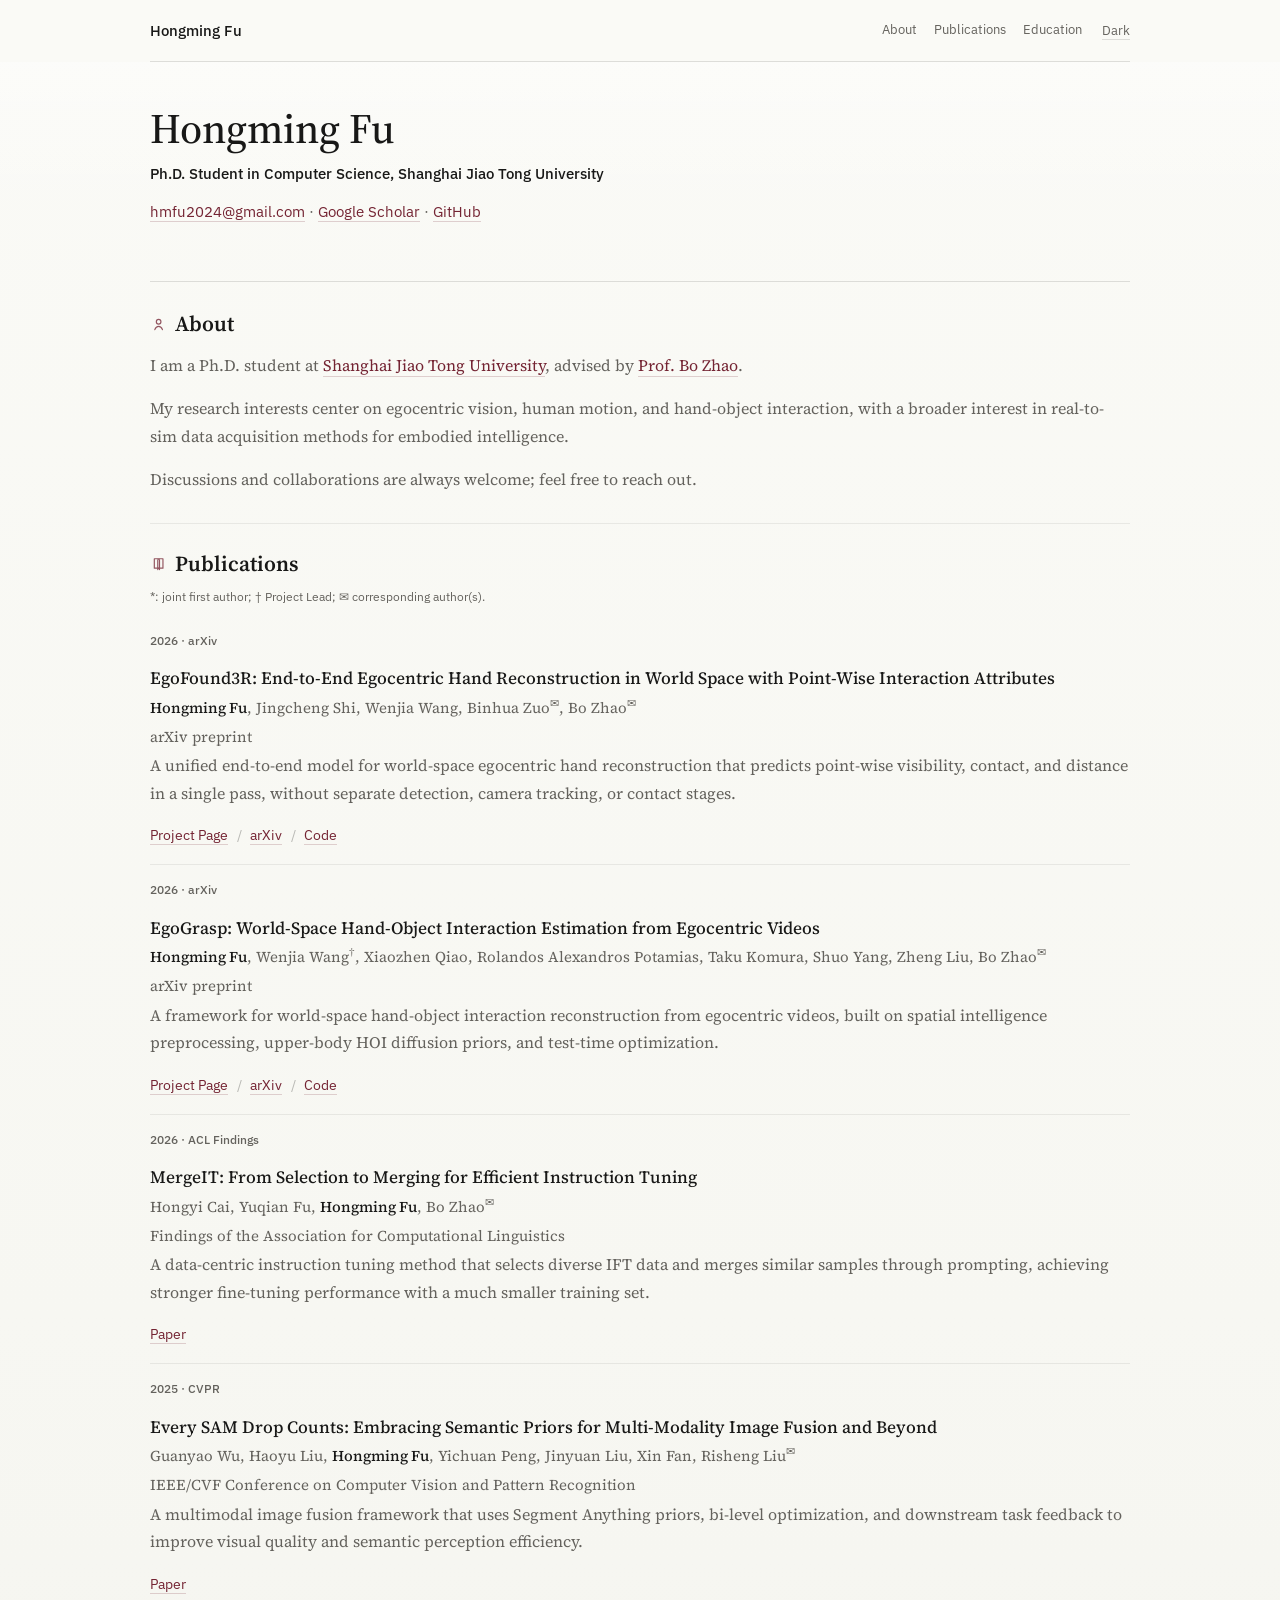
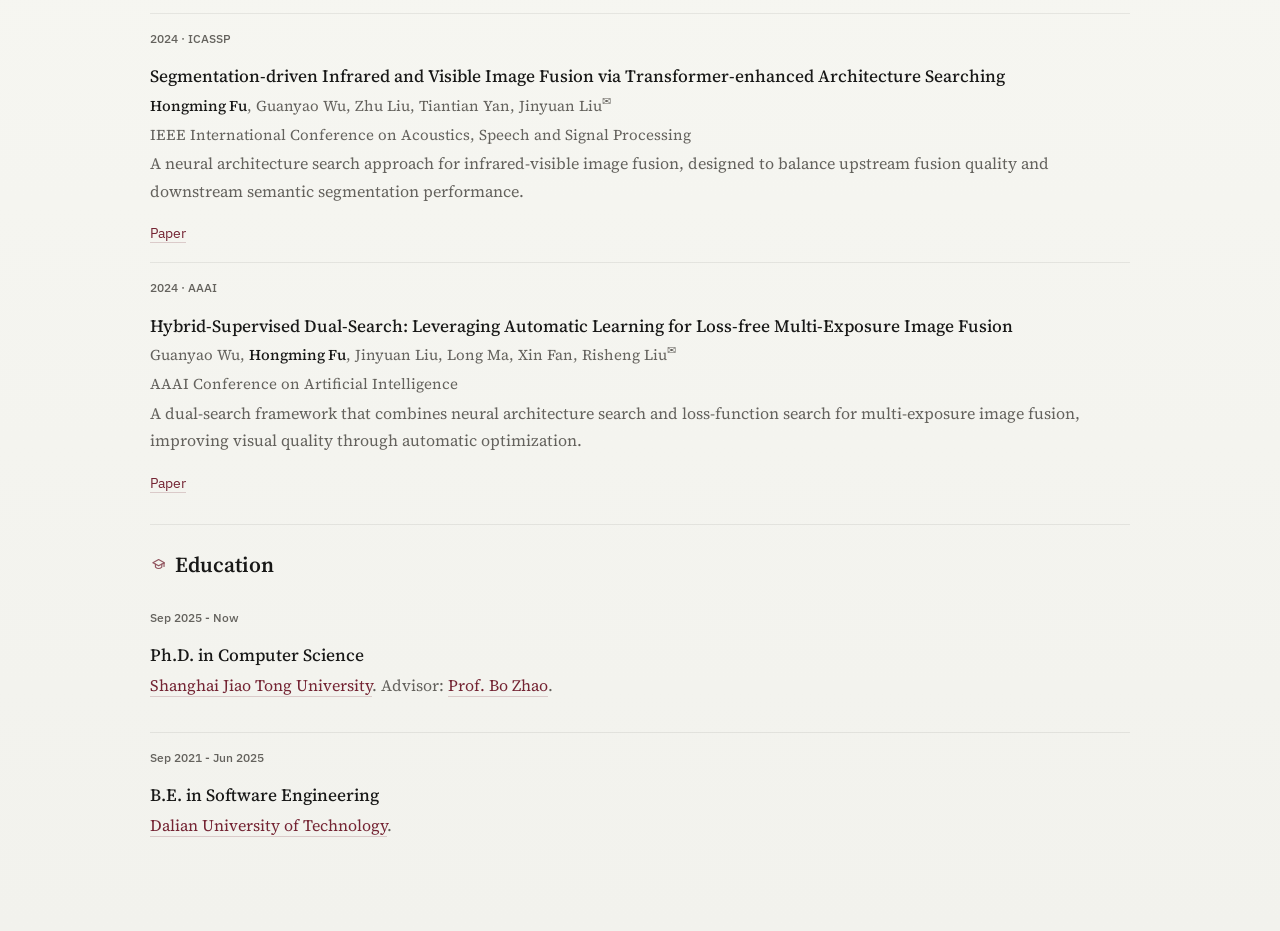
<file: index.html>
<!DOCTYPE html>
<html lang="en">
  <head>
    <meta charset="UTF-8" />
    <meta name="viewport" content="width=device-width, initial-scale=1.0" />
    <meta
      name="description"
      content="Academic homepage of Hongming Fu, featuring research interests, publications, education, and honors."
    />
    <meta name="theme-color" content="#f7f7f2" />
    <title>Hongming Fu | Academic Homepage</title>
    <link rel="preconnect" href="https://fonts.googleapis.com" />
    <link rel="preconnect" href="https://fonts.gstatic.com" crossorigin />
    <link
      href="https://fonts.googleapis.com/css2?family=IBM+Plex+Sans:wght@400;500;600&amp;family=Source+Serif+4:opsz,wght@8..60,400;8..60,500;8..60,600&amp;display=swap"
      rel="stylesheet"
    />
    <link rel="stylesheet" href="assets/css/home.css?v=14" />
    <script>
      (() => {
        try {
          const savedTheme = localStorage.getItem("theme");
          const prefersDark = window.matchMedia("(prefers-color-scheme: dark)").matches;
          document.documentElement.dataset.theme = savedTheme || (prefersDark ? "dark" : "light");
        } catch (_) {
          document.documentElement.dataset.theme = "light";
        }
      })();
    </script>
  </head>
  <body>
    <header class="site_header">
      <div class="shell">
        <a class="site_brand" href="#top">Hongming Fu</a>
        <div class="site_actions">
          <nav class="site_nav" aria-label="Primary">
            <a href="#about">About</a>
            <a href="#publications">Publications</a>
            <a href="#education">Education</a>
          </nav>
          <button class="theme_toggle" type="button" aria-label="Switch color theme" aria-pressed="false">Dark</button>
        </div>
      </div>
    </header>

    <main class="page" id="top">
      <section class="intro">
        <h1>Hongming Fu</h1>
        <p class="intro_role">Ph.D. Student in Computer Science, Shanghai Jiao Tong University</p>
        <p class="intro_links">
          <a href="mailto:hmfu2024@gmail.com" target="_blank" rel="noreferrer">hmfu2024@gmail.com</a>
          <span>·</span>
          <a
            href="https://scholar.google.com/citations?hl=en-US&amp;user=QFFv_iwAAAAJ&amp;view_op=list_works&amp;sortby=pubdate"
            target="_blank"
            rel="noreferrer"
            >Google Scholar</a
          >
          <span>·</span>
          <a href="https://github.com/Frank-F2022" target="_blank" rel="noreferrer">GitHub</a>
        </p>
      </section>

      <section class="section" id="about">
        <h2>
          <svg class="section_icon" viewBox="0 0 24 24" aria-hidden="true">
            <circle cx="12" cy="8" r="3.2"></circle>
            <path d="M6.7 19c1.1-3.1 3-4.6 5.3-4.6s4.2 1.5 5.3 4.6"></path>
          </svg>
          <span>About</span>
        </h2>
        <p>
          I am a Ph.D. student at
          <a href="https://en.sjtu.edu.cn/" target="_blank" rel="noreferrer">Shanghai Jiao Tong University</a>, advised by
          <a href="https://www.bozhao.me/" target="_blank" rel="noreferrer">Prof. Bo Zhao</a>.
        </p>
        <p>
          My research interests center on egocentric vision, human motion, and hand-object interaction, with a broader interest in
          real-to-sim data acquisition methods for embodied intelligence.
        </p>
        <p>
          Discussions and collaborations are always welcome; feel free to reach out.
        </p>
      </section>

      <section class="section" id="publications">
        <h2>
          <svg class="section_icon" viewBox="0 0 24 24" aria-hidden="true">
            <path d="M6 5.2h5.1c1.3 0 2.1.8 2.1 2.1v13c0-1.2-.8-2-2.1-2H6z"></path>
            <path d="M18 5.2h-5.1c-1.3 0-2.1.8-2.1 2.1v13c0-1.2.8-2 2.1-2H18z"></path>
          </svg>
          <span>Publications</span>
        </h2>
        <p class="publication_note">*: joint first author; † Project Lead; ✉ corresponding author(s).</p>
        <div class="entry_list">
          <article class="entry">
            <p class="entry_meta">2026 · arXiv</p>
            <h3>EgoFound3R: End-to-End Egocentric Hand Reconstruction in World Space with Point-Wise Interaction Attributes</h3>
            <p class="entry_authors">
              <strong>Hongming Fu</strong>, Jingcheng Shi, Wenjia Wang, Binhua Zuo<sup>✉</sup>, Bo Zhao<sup>✉</sup>
            </p>
            <p class="entry_venue">arXiv preprint</p>
            <p>
              A unified end-to-end model for world-space egocentric hand reconstruction that predicts point-wise visibility,
              contact, and distance in a single pass, without separate detection, camera tracking, or contact stages.
            </p>
            <p class="inline_links">
              <a href="https://mint-sjtu.github.io/EgoFound3R.io/" target="_blank" rel="noreferrer">Project Page</a>
              <span>/</span>
              <a href="https://arxiv.org/abs/2610.01210" target="_blank" rel="noreferrer">arXiv</a>
              <span>/</span>
              <a href="https://github.com/MINT-SJTU/EgoFound3R" target="_blank" rel="noreferrer">Code</a>
            </p>
          </article>

          <article class="entry">
            <p class="entry_meta">2026 · arXiv</p>
            <h3>EgoGrasp: World-Space Hand-Object Interaction Estimation from Egocentric Videos</h3>
            <p class="entry_authors">
              <strong>Hongming Fu</strong>, Wenjia Wang<sup>†</sup>, Xiaozhen Qiao, Rolandos Alexandros Potamias, Taku Komura,
              Shuo Yang, Zheng Liu, Bo Zhao<sup>✉</sup>
            </p>
            <p class="entry_venue">arXiv preprint</p>
            <p>
              A framework for world-space hand-object interaction reconstruction from egocentric videos, built on spatial
              intelligence preprocessing, upper-body HOI diffusion priors, and test-time optimization.
            </p>
            <p class="inline_links">
              <a href="projects/EgoGrasp/index.html" target="_blank" rel="noreferrer">Project Page</a>
              <span>/</span>
              <a href="https://arxiv.org/abs/2601.01050" target="_blank" rel="noreferrer">arXiv</a>
              <span>/</span>
              <a href="https://github.com/MINT-SJTU/EgoGrasp" target="_blank" rel="noreferrer">Code</a>
            </p>
          </article>

          <article class="entry">
            <p class="entry_meta">2026 · ACL Findings</p>
            <h3>MergeIT: From Selection to Merging for Efficient Instruction Tuning</h3>
            <p class="entry_authors">Hongyi Cai, Yuqian Fu, <strong>Hongming Fu</strong>, Bo Zhao<sup>✉</sup></p>
            <p class="entry_venue">Findings of the Association for Computational Linguistics</p>
            <p>
              A data-centric instruction tuning method that selects diverse IFT data and merges similar samples through prompting,
              achieving stronger fine-tuning performance with a much smaller training set.
            </p>
            <p class="inline_links">
              <a href="https://arxiv.org/abs/2503.00034" target="_blank" rel="noreferrer">Paper</a>
            </p>
          </article>

          <article class="entry">
            <p class="entry_meta">2025 · CVPR</p>
            <h3>Every SAM Drop Counts: Embracing Semantic Priors for Multi-Modality Image Fusion and Beyond</h3>
            <p class="entry_authors">
              Guanyao Wu, Haoyu Liu, <strong>Hongming Fu</strong>, Yichuan Peng, Jinyuan Liu, Xin Fan,
              Risheng Liu<sup>✉</sup>
            </p>
            <p class="entry_venue">IEEE/CVF Conference on Computer Vision and Pattern Recognition</p>
            <p>
              A multimodal image fusion framework that uses Segment Anything priors, bi-level optimization, and downstream task
              feedback to improve visual quality and semantic perception efficiency.
            </p>
            <p class="inline_links">
              <a href="https://arxiv.org/abs/2503.01210" target="_blank" rel="noreferrer">Paper</a>
            </p>
          </article>

          <article class="entry">
            <p class="entry_meta">2024 · ICASSP</p>
            <h3>Segmentation-driven Infrared and Visible Image Fusion via Transformer-enhanced Architecture Searching</h3>
            <p class="entry_authors"><strong>Hongming Fu</strong>, Guanyao Wu, Zhu Liu, Tiantian Yan, Jinyuan Liu<sup>✉</sup></p>
            <p class="entry_venue">IEEE International Conference on Acoustics, Speech and Signal Processing</p>
            <p>
              A neural architecture search approach for infrared-visible image fusion, designed to balance upstream fusion quality
              and downstream semantic segmentation performance.
            </p>
            <p class="inline_links">
              <a href="https://ieeexplore.ieee.org/abstract/document/10448114" target="_blank" rel="noreferrer">Paper</a>
            </p>
          </article>

          <article class="entry">
            <p class="entry_meta">2024 · AAAI</p>
            <h3>Hybrid-Supervised Dual-Search: Leveraging Automatic Learning for Loss-free Multi-Exposure Image Fusion</h3>
            <p class="entry_authors">Guanyao Wu, <strong>Hongming Fu</strong>, Jinyuan Liu, Long Ma, Xin Fan, Risheng Liu<sup>✉</sup></p>
            <p class="entry_venue">AAAI Conference on Artificial Intelligence</p>
            <p>
              A dual-search framework that combines neural architecture search and loss-function search for multi-exposure image
              fusion, improving visual quality through automatic optimization.
            </p>
            <p class="inline_links">
              <a href="https://ojs.aaai.org/index.php/AAAI/article/view/28413" target="_blank" rel="noreferrer">Paper</a>
            </p>
          </article>
        </div>
      </section>

      <section class="section" id="education">
        <h2>
          <svg class="section_icon" viewBox="0 0 24 24" aria-hidden="true">
            <path d="M4 9.3 12 5l8 4.3-8 4.3z"></path>
            <path d="M7.6 11.3v4.1c1.5 1.4 3 2 4.4 2s2.9-.6 4.4-2v-4.1"></path>
            <path d="M19.5 10.1v4.5"></path>
          </svg>
          <span>Education</span>
        </h2>
        <div class="entry_list">
          <article class="entry">
            <p class="entry_meta">Sep 2025 - Now</p>
            <h3>Ph.D. in Computer Science</h3>
            <p>
              <a href="https://en.sjtu.edu.cn/" target="_blank" rel="noreferrer">Shanghai Jiao Tong University</a>. Advisor:
              <a href="https://www.bozhao.me/" target="_blank" rel="noreferrer">Prof. Bo Zhao</a>.
            </p>
          </article>

          <article class="entry">
            <p class="entry_meta">Sep 2021 - Jun 2025</p>
            <h3>B.E. in Software Engineering</h3>
            <p><a href="https://www.dlut.edu.cn/" target="_blank" rel="noreferrer">Dalian University of Technology</a>.</p>
          </article>
        </div>
      </section>
    </main>
    <script>
      (() => {
        const root = document.documentElement;
        const button = document.querySelector(".theme_toggle");
        const themeMeta = document.querySelector('meta[name="theme-color"]');

        const setTheme = (theme) => {
          root.dataset.theme = theme;
          if (button) {
            button.textContent = theme === "dark" ? "Light" : "Dark";
            button.setAttribute("aria-pressed", String(theme === "dark"));
          }
          if (themeMeta) {
            themeMeta.setAttribute("content", theme === "dark" ? "#151514" : "#f7f7f2");
          }
          try {
            localStorage.setItem("theme", theme);
          } catch (_) {
            // The static page should still work when storage is unavailable.
          }
        };

        setTheme(root.dataset.theme === "dark" ? "dark" : "light");

        if (button) {
          button.addEventListener("click", () => {
            setTheme(root.dataset.theme === "dark" ? "light" : "dark");
          });
        }
      })();
    </script>
  </body>
</html>
</file>
<file: assets/css/home.css>
:root {
  color-scheme: light;
  --bg: #f7f7f2;
  --bg_top: #fafaf6;
  --bg_bottom: #f2f2ed;
  --glaze: rgba(255, 255, 255, 0.58);
  --ink: #181817;
  --muted: #64625d;
  --soft: #8a857d;
  --line: rgba(24, 24, 23, 0.13);
  --line_soft: rgba(24, 24, 23, 0.075);
  --accent: #742433;
  --accent_hover: #4f1722;
  --accent_line: rgba(116, 36, 51, 0.2);
  --accent_line_hover: rgba(79, 23, 34, 0.5);
  --separator: rgba(24, 24, 23, 0.28);
  --page_width: min(980px, calc(100vw - 42px));
  --anchor_offset: 82px;
}

:root[data-theme="dark"] {
  color-scheme: dark;
  --bg: #151514;
  --bg_top: #1d1c1a;
  --bg_bottom: #10100f;
  --glaze: rgba(255, 255, 255, 0.035);
  --ink: #eeece4;
  --muted: #aaa49a;
  --soft: #827b71;
  --line: rgba(238, 236, 228, 0.16);
  --line_soft: rgba(238, 236, 228, 0.09);
  --accent: #d6a083;
  --accent_hover: #f0c3aa;
  --accent_line: rgba(214, 160, 131, 0.26);
  --accent_line_hover: rgba(240, 195, 170, 0.6);
  --separator: rgba(238, 236, 228, 0.26);
}

*,
*::before,
*::after {
  box-sizing: border-box;
}

html {
  scroll-behavior: smooth;
}

body {
  margin: 0;
  min-width: 320px;
  color: var(--ink);
  font-family: "Source Serif 4", serif;
  font-size: 16px;
  line-height: 1.72;
  background:
    linear-gradient(180deg, var(--glaze) 0%, rgba(255, 255, 255, 0) 210px),
    linear-gradient(180deg, var(--bg_top) 0%, var(--bg) 52%, var(--bg_bottom) 100%);
  text-rendering: optimizeLegibility;
  -webkit-font-smoothing: antialiased;
}

a {
  color: var(--accent);
  text-decoration: none;
  border-bottom: 1px solid var(--accent_line);
  transition:
    color 160ms ease,
    border-color 160ms ease;
}

a:hover,
a:focus-visible {
  color: var(--accent_hover);
  border-bottom-color: var(--accent_line_hover);
}

p,
ul,
ol {
  margin: 0 0 1rem;
}

.shell,
.page {
  width: var(--page_width);
  margin: 0 auto;
}

.site_header {
  position: sticky;
  top: 0;
  z-index: 20;
  background: var(--bg_top);
}

.shell {
  display: flex;
  align-items: center;
  justify-content: space-between;
  gap: 22px;
  min-height: 62px;
  border-bottom: 1px solid var(--line);
}

.site_brand,
.site_nav,
.theme_toggle,
.entry_meta,
.news_date {
  font-family: "IBM Plex Sans", sans-serif;
}

.site_brand {
  color: var(--ink);
  font-size: 0.92rem;
  font-weight: 500;
  text-decoration: none;
  border-bottom: 0;
}

.site_nav {
  display: flex;
  flex-wrap: wrap;
  gap: 17px;
  min-width: 0;
  font-size: 0.82rem;
}

.site_actions {
  display: flex;
  align-items: center;
  gap: 20px;
  min-width: 0;
}

.site_nav a {
  color: var(--muted);
  text-decoration: none;
  border-bottom: 0;
}

.site_nav a:hover,
.site_nav a:focus-visible {
  color: var(--ink);
}

.theme_toggle {
  appearance: none;
  padding: 0;
  color: var(--muted);
  font-size: 0.82rem;
  font-weight: 400;
  background: transparent;
  border: 0;
  border-bottom: 1px solid var(--line);
  cursor: pointer;
  transition:
    color 160ms ease,
    border-color 160ms ease;
}

.theme_toggle:hover,
.theme_toggle:focus-visible {
  color: var(--ink);
  border-bottom-color: var(--accent_line_hover);
}

.theme_toggle:focus-visible {
  outline: 1px solid var(--accent_line_hover);
  outline-offset: 4px;
}

.page {
  padding: 44px 0 76px;
}

.intro {
  padding-bottom: 34px;
  border-bottom: 1px solid var(--line);
}

.entry_meta {
  color: var(--soft);
  font-size: 0.78rem;
  font-weight: 500;
  letter-spacing: 0;
}

.intro h1,
.section h2,
.entry h3 {
  margin: 0;
  font-weight: 500;
  letter-spacing: 0;
}

.intro h1 {
  font-size: clamp(2.12rem, 5vw, 2.62rem);
  line-height: 1.08;
}

.intro_role,
.intro_meta,
.intro_links,
.entry_authors,
.entry_venue,
.entry p,
.section p,
.section li {
  color: var(--muted);
}

.intro_role {
  margin-top: 0.62rem;
  margin-bottom: 0.12rem;
  font-family: "IBM Plex Sans", sans-serif;
  font-size: 0.94rem;
  font-weight: 500;
  color: var(--ink);
}

.intro_meta,
.intro_links {
  margin-bottom: 0.15rem;
  font-size: 0.94rem;
}

.intro_links {
  margin-top: 0.72rem;
  margin-bottom: 1.42rem;
  font-family: "IBM Plex Sans", sans-serif;
}

.research_interests strong {
  color: var(--ink);
  font-weight: 500;
}

.section {
  scroll-margin-top: var(--anchor_offset);
  padding-top: 27px;
  margin-top: 29px;
  border-top: 1px solid var(--line_soft);
}

#top {
  scroll-margin-top: var(--anchor_offset);
}

.intro + .section {
  padding-top: 0;
  border-top: 0;
}

.section h2 {
  display: flex;
  align-items: center;
  gap: 0.5rem;
  margin-bottom: 0.9rem;
  font-size: 1.34rem;
  font-weight: 600;
  line-height: 1.22;
}

.section_icon {
  width: 1.08rem;
  height: 1.08rem;
  flex: 0 0 auto;
  color: var(--accent);
  fill: none;
  stroke: currentColor;
  stroke-linecap: round;
  stroke-linejoin: round;
  stroke-width: 1.65;
  opacity: 0.76;
}

.publication_note {
  margin-top: -0.34rem;
  margin-bottom: 0.52rem;
  color: var(--soft);
  font-family: "IBM Plex Sans", sans-serif;
  font-size: 0.78rem;
}

.news_list {
  margin: 0;
  padding: 0;
  list-style: none;
}

.news_list li {
  display: grid;
  grid-template-columns: 58px minmax(0, 1fr);
  gap: 12px;
  padding: 0.32rem 0;
}

.news_date {
  font-size: 0.78rem;
  color: var(--soft);
}

.entry_list {
  display: grid;
}

.entry {
  padding: 0.88rem 0 1.04rem;
  border-bottom: 1px solid var(--line_soft);
}

.entry:last-child {
  border-bottom: 0;
  padding-bottom: 0;
}

.entry h3 {
  margin-top: 2px;
  margin-bottom: 0.3rem;
  font-size: 1.08rem;
  line-height: 1.32;
}

.entry_authors,
.entry_venue {
  margin-bottom: 0.18rem;
  font-size: 0.94rem;
}

.entry_authors strong {
  color: var(--ink);
  font-weight: 500;
}

.entry_authors sup,
.publication_note sup {
  font-size: 0.72em;
  line-height: 0;
}

.inline_links {
  margin-bottom: 0;
  font-family: "IBM Plex Sans", sans-serif;
  font-size: 0.88rem;
}

.inline_links span {
  color: var(--separator);
  margin: 0 0.35rem;
}

.contact_section {
  padding-bottom: 0;
}

@media (max-width: 720px) {
  :root {
    --anchor_offset: 122px;
  }

  body {
    font-size: 15.8px;
  }

  .shell {
    min-height: auto;
    padding: 16px 0 12px;
    flex-direction: column;
    align-items: flex-start;
    gap: 8px;
  }

  .site_actions {
    width: 100%;
    align-items: flex-start;
    justify-content: space-between;
    gap: 14px;
  }

  .site_nav {
    flex: 1;
    gap: 13px;
    font-size: 0.8rem;
  }

  .page {
    padding-top: 32px;
    padding-bottom: 48px;
  }

  .intro h1 {
    font-size: clamp(2rem, 11vw, 2.34rem);
  }

  .section h2 {
    font-size: 1.24rem;
  }

  .news_list li {
    grid-template-columns: 1fr;
    gap: 4px;
  }
}
</file>
